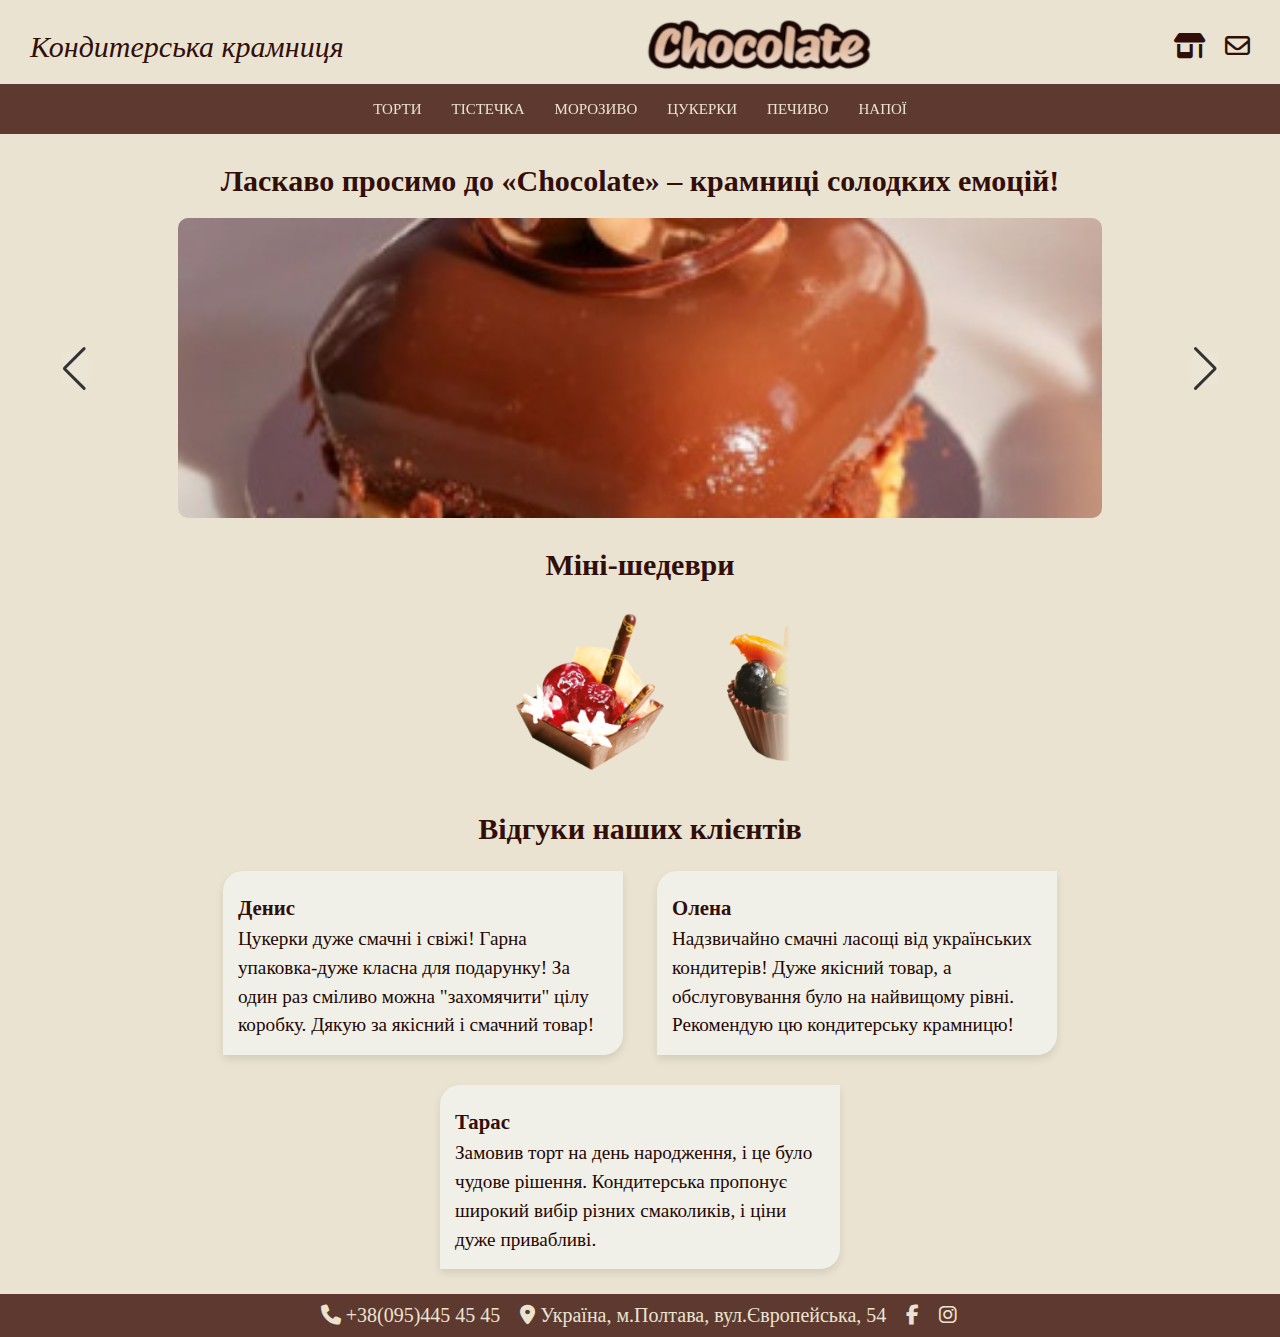
<file: index.html>
<!DOCTYPE html>
<html lang="uk">

<head>
    <meta charset="UTF-8">
    <meta name="viewport" content="width=device-width, initial-scale=1.0">
    <title>Сhocolate</title>
    <link rel="icon" type="image/x-icon" href="favicon.ico" >
    <link rel="stylesheet" href="https://unpkg.com/swiper/swiper-bundle.min.css">
    <link rel="stylesheet" href="https://cdnjs.cloudflare.com/ajax/libs/font-awesome/6.7.2/css/all.min.css">
    <link rel="stylesheet" href="home.css">
    <link rel="stylesheet" href="https://cdnjs.cloudflare.com/ajax/libs/animate.css/4.1.1/animate.min.css" />
    <script
        type="module"
        crossorigin
        src="https://spring-slider.uiinitiative.com/assets/index.8742a0a0.js">
    </script>
    <link
        rel="modulepreload"
        href="https://spring-slider.uiinitiative.com/assets/vendor.0e76e1a6.js">
</head>

<body>
<nav class="navbar">
    <div class="container">
        <a class="navbar-brand" href="index.html">Кондитерська крамниця</a>
        <a class="logo-img" href="index.html"><img src="img/logo.png" alt="logo" style="max-width: 100%; height: auto;" ></a>
        <ul class="navbar-nav">
            <li><a class="nav-link" href="index.html" ><i class="fas fa-shop "></i></a></li>
            <li><a class="nav-link" href=""id="openModal"><i class="fa-regular fa-envelope"></i></a></li>

        </ul>
    </div>
</nav>

<div id="myModal" class="modal">
  <div class="modal-content">
            <span class="close">&times;</span>
            <h2><i class="fas fa-envelope"></i> Зв'яжіться з нами</h2>
            <form id="contactForm" action="https://formspree.io/f/xqabpzgo" method="POST">
            <input type="text" id="fullName" name="fullName" placeholder="Повне ім'я" required>
            <span class="error-message" id="nameError"></span>
            <input type="email" id="email" name="email" placeholder="Електронна пошта" required>
            <span class="error-message" id="emailError"></span>
            <input type="tel" id="phone" name="phone" placeholder="Номер телефону" required>
            <span class="error-message" id="phoneError"></span>
            <textarea id="message" name="message" placeholder="Ваше повідомлення" required></textarea>
            <span class="error-message" id="messageError"></span>
            <button type="submit"><i class="fas fa-paper-plane"></i> Надіслати повідомлення</button>
            </form>
             <p id="successMessage" class="hidden"><i class="fas fa-check-circle"></i> Ваше повідомлення надіслано успішно!</p>

       
    </div>
</div>


<section class="categories">
    <div class="category-container">
        <div class="category-item">
            <p>ТОРТИ</p>
        </div>
        <div class="category-item">
            <p>ТІСТЕЧКА</p>
        </div>
        <div class="category-item">
            <p>МОРОЗИВО</p>
        </div>
        <div class="category-item">
            <p>ЦУКЕРКИ</p>
        </div>
        <div class="category-item">
            <p>ПЕЧИВО</p>
        </div>
        <div class="category-item">
            <p>НАПОЇ</p>
        </div>
    </div>
</section>

<div id="custom-slider" class="">
    <h2 class="popular-title">Ласкаво просимо до «Chocolate» – крамниці солодких емоцій!</h2>
    <div class="spring-slider">
        <div class="swiper">
            <div class="swiper-wrapper">
                <div class="swiper-slide des">
                    <img src="img/des1.jpg" alt="" />
                    <div class="product-name">Вишня-шоколад</div>
                </div>
                <div class="swiper-slide des">
                    <img src="img/des2.jpg" alt="" />
                    <div class="product-name">Малиновий</div>
                </div>
                <div class="swiper-slide des">
                    <img src="img/des3.jpg" alt="" />
                    <div class="product-name">Манго-полуниця</div>
                </div>
                <div class="swiper-slide des">
                    <img src="img/des4.jpg" alt="" />
                    <div class="product-name">Десерт Павлова</div>
                </div>
                <div class="swiper-slide des">
                    <img src="img/des5.jpg" alt="" />
                    <div class="product-name">Сирок<br>Солона карамель</div>
                </div>
                <div class="swiper-slide des">
                    <img src="img/des6.jpg" alt="" />
                    <div class="product-name">Сирок із вишнею</div>
                </div>
                <div class="swiper-slide des">
                    <img src="img/des7.jpg" alt="" />
                    <div class="product-name">Тарт лимонний</div>
                </div>
                <div class="swiper-slide des">
                    <img src="img/des8.jpg" alt="" />
                    <div class="product-name">Макарон</div>
                </div>
                <div class="swiper-slide des">
                    <img src="img/des9.jpg" alt="" />
                    <div class="product-name">Кейк-попс</div>
                </div>
                <div class="swiper-slide des">
                    <img src="img/des10.jpg" alt="" />
                    <div class="product-name">Нуга</div>
                </div>
            </div>
            <div class="swiper-button-prev"></div>
            <div class="swiper-button-next"></div>
        </div>
        <div class="swiper-pagination"></div>
    </div>
</div>

<div class="partners-section">
    <h2>Міні-шедеври </h2>
    <div class="carousel-wrapper">
        <div class="carousel">
            <div class="carousel-inner">
                <div class="item">
                    <img src="img/round1.png" alt=" ">
                </div>
                <div class="item">
                    <img src="img/round2.png" alt=" ">
                </div>
                  <div class="item">
                    <img src="img/round3.png" alt=" ">
                </div>              
                <div class="item">
                    <img src="img/round4.png" alt=" ">
                </div>
                 <div class="item">
                    <img src="img/round5.png" alt=" ">
                </div>
                <div class="item">
                    <img src="img/round6.png" alt=" ">
                </div>
                  <div class="item">
                    <img src="img/round7.png" alt=" ">
                </div>              
                <div class="item">
                    <img src="img/round8.png" alt=" ">
                </div> 
                  <div class="item">
                    <img src="img/round9.png" alt=" ">
                </div>              
                <div class="item">
                    <img src="img/round10.png" alt=" ">
                </div>                             
                <div class="item">
                    <img src="img/round1.png" alt=" ">
                </div>
                <div class="item">
                    <img src="img/round2.png" alt=" ">
                </div>
                <div class="item">
                    <img src="img/round3.png" alt=" ">
                </div>
                <div class="item">
                    <img src="img/round4.png" alt=" ">
                </div> 
                 <div class="item">
                    <img src="img/round5.png" alt=" ">
                </div>
                <div class="item">
                    <img src="img/round6.png" alt=" ">
                </div>
                  <div class="item">
                    <img src="img/round7.png" alt=" ">
                </div>              
                <div class="item">
                    <img src="img/round8.png" alt=" ">
                </div> 
                  <div class="item">
                    <img src="img/round9.png" alt=" ">
                </div>              
                <div class="item">
                    <img src="img/round10.png" alt=" ">
                </div>                                               
            </div>
        </div>
    </div>
</div>
       

  
<div class="client-section">
    <h2>Відгуки наших клієнтів</h2>
    <div class="client-card">
        <h3>Денис</h3>
        <p class="client-text">
            Цукерки дуже смачні і свіжі! Гарна упаковка-дуже класна для подарунку! За один раз сміливо можна "захомячити" цілу коробку. Дякую за якісний і смачний товар!
        </p>
    </div>
    <div class="client-card">
        <h3>Олена</h3>
        <p class="client-text">
            Надзвичайно смачні ласощі від українських кондитерів! Дуже якісний товар, а обслуговування було на найвищому рівні. Рекомендую цю кондитерську крамницю!
        </p>
    </div>
    <div class="client-card">
        <h3>Тарас</h3>
        <p class="client-text">
            Замовив торт на день народження, і це було чудове рішення. Кондитерська пропонує широкий вибір різних смаколиків, і ціни дуже привабливі.
        </p>
    </div>
</div>

<footer class="footer">
    <div class="container">
        <ul class="footer-icon">
            <li>
                <a class="icon-1">
                <i class="fa-solid fa-phone"></i>
                +38(095)445 45 45
                </a>
            </li>
            <li>
                <a class="icon-1">
                <i class="fa-solid fa-location-dot"></i>
                Україна, м.Полтава, вул.Європейська, 54
                </a>
            </li>
            <li>
                <a href="https://www.facebook.com/?locale=uk_UA" class="icon-link">
                    <i class="fab fa-facebook-f"></i>
                </a>
            </li>
            <li>
                <a href="https://www.instagram.com/" class="icon-link">
                    <i class="fab fa-instagram"></i>
                </a>
            </li>

        </ul>
    </div>
</footer>

    <script src="https://unpkg.com/swiper/swiper-bundle.min.js"></script>
    <script src="home2JS.js"></script>
    <script src="modal.js"></script>
</body>
</html>
</file>
<file: home.css>
* {
    margin: 0; 
    padding: 0; 
    box-sizing: border-box; 
}

body {
    font-family: Garamond, serif; 
    padding-top: 10px; 
    overflow-x: hidden; 
    overflow-y: scroll;
    background-color: #eae3d1; 
}

.navbar {
   background-color: #eae3d1; 
   background-size: no-repeat;
    background-position: center;
    background-size: cover;
    padding: 10px 20px; 
    display: flex; 
    align-items: center; 
    justify-content: space-between; 
   margin-right: 10px; 
    margin-left: 10px; 
 }

.container {
    display: flex; 
    align-items: center;
    width: 100%; 
    justify-content: space-between; 
}

.navbar-brand {
    color: rgb(229, 216, 216);
    color: #310e08; 
    font-size: clamp(10px, 5vw, 30px);
    font-style: italic; 
    text-decoration: none; 
    margin-right: 2px; 
}

.navbar-nav {
    list-style-type: none;
    display: flex;
    gap: 20px; 
    padding: 0;
}

.nav-link {
      color:#310e08; 
    font-size: clamp(15px, 4vw, 25px);
    text-decoration: none; 
    transition: color 0.3s; 
}

.nav-link:hover {
    color: #ba800b; 
}

.swiper-container {
    width: 100%; 
    height: 40vh; 
    margin: 10px auto; 
    position: relative; 
    overflow: hidden; 
}

.swiper-slide {
    text-align: center; 
    background-color: #e9e6dd; 
    display: flex; 
    justify-content: center; 
    align-items: center; 
}

.swiper-slide img {
    max-width: 80%; 
    max-height: 80%; 
    object-fit: cover; 
    border-radius: 10px;
}

.swiper-button-next, .swiper-button-prev {
    color: #333;  
     top: 50%;
    transform: translateY(-50%); 
    width: 30px; 
    height: 30px; 
    background-color: rgba(255, 255, 255, 0.7); 
    border-radius: 50%; 
    margin: 0 10px; 
    z-index: 10; 
}

.swiper-pagination {
    position: absolute; 
    bottom: 20px; 
    left: 50%; 
    transform: translateX(-50%); 
    color: #333; 
    font-weight: bold; 
    z-index: 10; 
}

.categories {
   padding: 10px; 
    display: flex; 
    flex-direction: column; 
    align-items: center; 
     background-color: #481f18de; 

   position: sticky;
   top: 10px;
   z-index: 100; 
}

.category-container {
    display: flex; 
    gap: 20px; 
    justify-content: center; 
}

.category-item {
    height:30px;  
    display: flex; 
    flex-direction: column; 
    align-items: center; 
    justify-content: center; 
    color:#eae3d1; 
    border-radius: 20px 0 20px 0;
    padding: 5px; 
    transition: transform 0.3s ease; 
    text-align: center; 
}

.category-item:hover {
    transform: scale(1.2); 
    cursor: pointer;
}

.category-icon {
}

.category-item p {
    font-size: clamp(5px, 5vw, 15px);
    text-align: center; 
}

.footer {
    background-color: #481f18de; 
    background-size: no-repeat;
    padding: 10px 0; 
    display: flex; 
    justify-content: center; 
    }

.footer .container {
    display: flex;
   justify-content: center; 
    align-items: center;
}

.footer-icon {
    list-style: none; 
    display: flex; 
    gap: 20px; 

     margin-right: 2px; 
     padding: 0;
  }

.icon-1 {
    color: #eae3d1;
    font-size: clamp(15px, 2vw, 20px);
    text-decoration: none; 
}

.icon-link {
    color: #eae3d1; 
    font-size: clamp(15px, 2vw, 20px);
    text-decoration: none; 
   transition: color 0.3s; 
   }

.icon-link:hover {
    color: #df8e0c; 
    }


#custom-slider {
    display: flex; 
    flex-direction: column; 
    align-items: center; 
    justify-content: flex-start; 
    margin: 0 52px; 
    padding: 10px;
}

.popular-title {
    text-align: center; 
    font-family: 'Garamond', serif;
    font-size: clamp(20px, 5vw, 30px);
    color: #310e08; 
    margin: 0; 
    padding-bottom: 20px; 
     padding-top: 20px;
    position: relative; 
}

.spring-slider {
    width: 100%; 
    max-width: 100%; 
    position: relative; 
}

.spring-slider .swiper {
    width: 100%; 
}

.spring-slider .swiper-slide {
    position: relative;
    display: flex; 
    justify-content: center; 
    align-items: center; 
    background-color: #eae3d1; 
    border-radius: 10px; 
    overflow: hidden; 
}
.spring-slider .swiper-slide img {
    width: 100%; 
    height: 300px;
    object-fit: cover; 
    border-radius: 10px; 
    transition: transform 0.3s ease; 
}

.spring-slider .swiper-slide:hover img {
    transform: scale(0.95); 
}

.spring-slider .product-name {
    position: absolute; 
    top: 50%; 
    left: 50%; 
    transform: translate(-50%, -50%);
    background: rgba(0, 0, 0, 0.664); 
    color: #fff; 
    padding: 8px 15px; 
    border-radius: 5px; 
    font-size: 1.2em; 
    text-align: center; 
    opacity: 0; 
    transition: opacity 0.3s ease, transform 0.3s ease; 
    pointer-events: none; 
}

.spring-slider .swiper-slide:hover .product-name {
    opacity: 1; 
    transform: translate(-50%, -50%) scale(1); 
}

.spring-slider .swiper-button-next,
.spring-slider .swiper-button-prev {
    color: #333; 
    background-color: rgba(255, 255, 255, 0.085); 
    border-radius: 50%; 
    width: 35px; 
    height: 35px; 
    display: flex; 
    justify-content: center;
    align-items: center; 
    top: 50%; 
    transform: translateY(-50%); 
    transition: background-color 0.3s ease; 
    position: absolute; 
    z-index: 10; 
}

.spring-slider .swiper-button-prev {
    left: -15px; 
}

.spring-slider .swiper-button-next {
    right: -15px; 
}

.spring-slider .swiper-button-next:hover,
.spring-slider .swiper-button-prev:hover {
    background-color: rgba(0, 0, 0, 0.1); 
}

.spring-slider .swiper-pagination {
    position: absolute; 
    bottom: 15px; 
    left: 50%; 
    transform: translateX(-50%); 
    display: none; 
    gap: 10px; 
}

.spring-slider .swiper-pagination-bullet {
    width: 10px; 
    height: 10px; 
    background-color: #333; 
    opacity: 0.5; 
    border-radius: 50%; 
    transition: opacity 0.3s ease; 
}

.spring-slider .swiper-pagination-bullet-active {
    opacity: 1; 
}


.client-section {
    text-align: center; 
    padding: 10px 10px; 
    background-color: #eae3d1; 
    font-family: 'Garamond', serif;
}
.client-section h2 {
    font-family: 'Garamond', serif;
    font-size: clamp(20px, 5vw, 30px);
    color: #310e08; 
    margin-bottom: 10px; 
}
.client-card {
    display: inline-block; 
    width: 400px; 
    margin: 15px; 
    padding: 15px; 
    background-color: #f1f0e8; 
    border-radius: 20px 0 20px 0; 
    box-shadow: 0px 4px 8px rgba(0, 0, 0, 0.1); 
    text-align: left; 
    position: relative; 
    transition: transform 0.3s, background-color 0.3s; 
}
.client-card:hover {
    background-color: #0000000d; 
    transform: translateY(-5px);
}

.client-card h3 {
    font-size: 1.3rem; 
    color: #310e08; 
    margin: 10px 0 5px; 
}

.client-text {
    font-size: 1.2rem; 
    color: #1e0703; 
    line-height: 1.5; 
}

.partners-section {
    text-align: center; 
    padding: 10px 20px; 
    background-color: #eae3d1; 
     font-family: 'Garamond', serif; 

         padding-top: 20px;
}

.partners-section h2 {
    font-family: 'Garamond', serif;
    font-size: clamp(20px, 5vw, 30px);
    color: #310e08; 
    margin-bottom: 10px; 
}

.carousel-wrapper {
    --width: 200px; 
    --gap: 0; 
    --num-items: 10; 
    --ani-offset: calc(var(--width) * var(--num-items) * -1); 
    --ani-speed: 20s; 
    --bg-clr: #eae3d1; 
    
    width: 300px; 
    overflow: hidden; 
    position: relative; 
    margin: 0 auto; 
}

.carousel-wrapper::before,
.carousel-wrapper::after {
    content: ''; 
    position: absolute; 
    width: 20%;
    height: 100%; 
    z-index: 1; 
    top: 0; 
}

.carousel-wrapper::before {
    left: 0; 
    background-image: linear-gradient(to right, var(--bg-clr) 0%, transparent 50%); 
}

.carousel-wrapper::after {
    right: 0; 
    background-image: linear-gradient(to left, var(--bg-clr) 0%, transparent 50%); 
}

.carousel {
    display: flex; 
    align-items: center; 
    animation: slide var(--ani-speed) linear infinite; 
}

.carousel-inner {
    display: flex; 
    gap: var(--gap); 
}

.item {
    flex: 1 0 var(--width); 
    display: flex; 
    align-items: center; 
    justify-content: center; 
    padding: 1rem; 
    text-align: center; 
}

.item:last-child {
    background: rgba(247, 245, 245, 0); 
}

.item > img {
    max-width: 100%; 
    max-height: 100%; 
    object-fit: contain; 
    display: block; 
}

@keyframes slide {
    100% {
        transform: translateX(var(--ani-offset)); 
    }
}

.modal {
  display: none; 
  position: fixed;
  z-index: 1000;
  left: 0;
  top: 0;
  width: 100%;
  height: 100%;
  overflow: auto;
  background-color: rgba(0,0,0,0.5);
   
}
.close {
  color: #aaa;
  float: right;
  font-size: 28px;
  font-weight: bold;
  cursor: pointer;
}

.modal-content {
    background-color: #eae3d1; 
    padding: 2rem; 
    box-shadow: 0 4px 8px rgba(0, 0, 0, 0.1);
    text-align: center; 
     margin: 10% auto;
     border-radius: 10px;
    width: 70%;
     max-width: 500px;
     
}

.modal-content h2 {
    font-size: 1.5rem; 
    margin-bottom: 1rem; 
    color: #492104; 
    font-family: 'Playfair Display', serif; 
}

form input, form textarea, form button {
    width: 100%; 
    padding: 0.5rem; 
    margin-bottom: 1rem; 
    border: 1px solid #9a806f; 
    border-radius: 4px; 
    font-size: 1rem; 
}

form input::placeholder, form textarea::placeholder {
    color: #9a806f; 
    font-style: italic; 
     font-family: 'Playfair Display', serif; 
}

form input:focus, form textarea:focus {
    outline: none; 
    border-color: #492104; 
}

form button {
    background-color: #492104; 
    color: #ffffff; 
    font-weight: bold; 
    cursor: pointer; 
    border: none; 
    transition: background-color 0.3s; 
}

form button:hover {
    background-color: #9a806f;
}

.error-message {
    color: #e63946; 
    font-size: 0.8rem; 
    text-align: left; 
    display: none; 
}

.hidden {
    display: none; 
}

#successMessage {
    font-size: 0.9rem; 
    color: #b97604; 
    margin-top: 1rem; 
}
</file>
